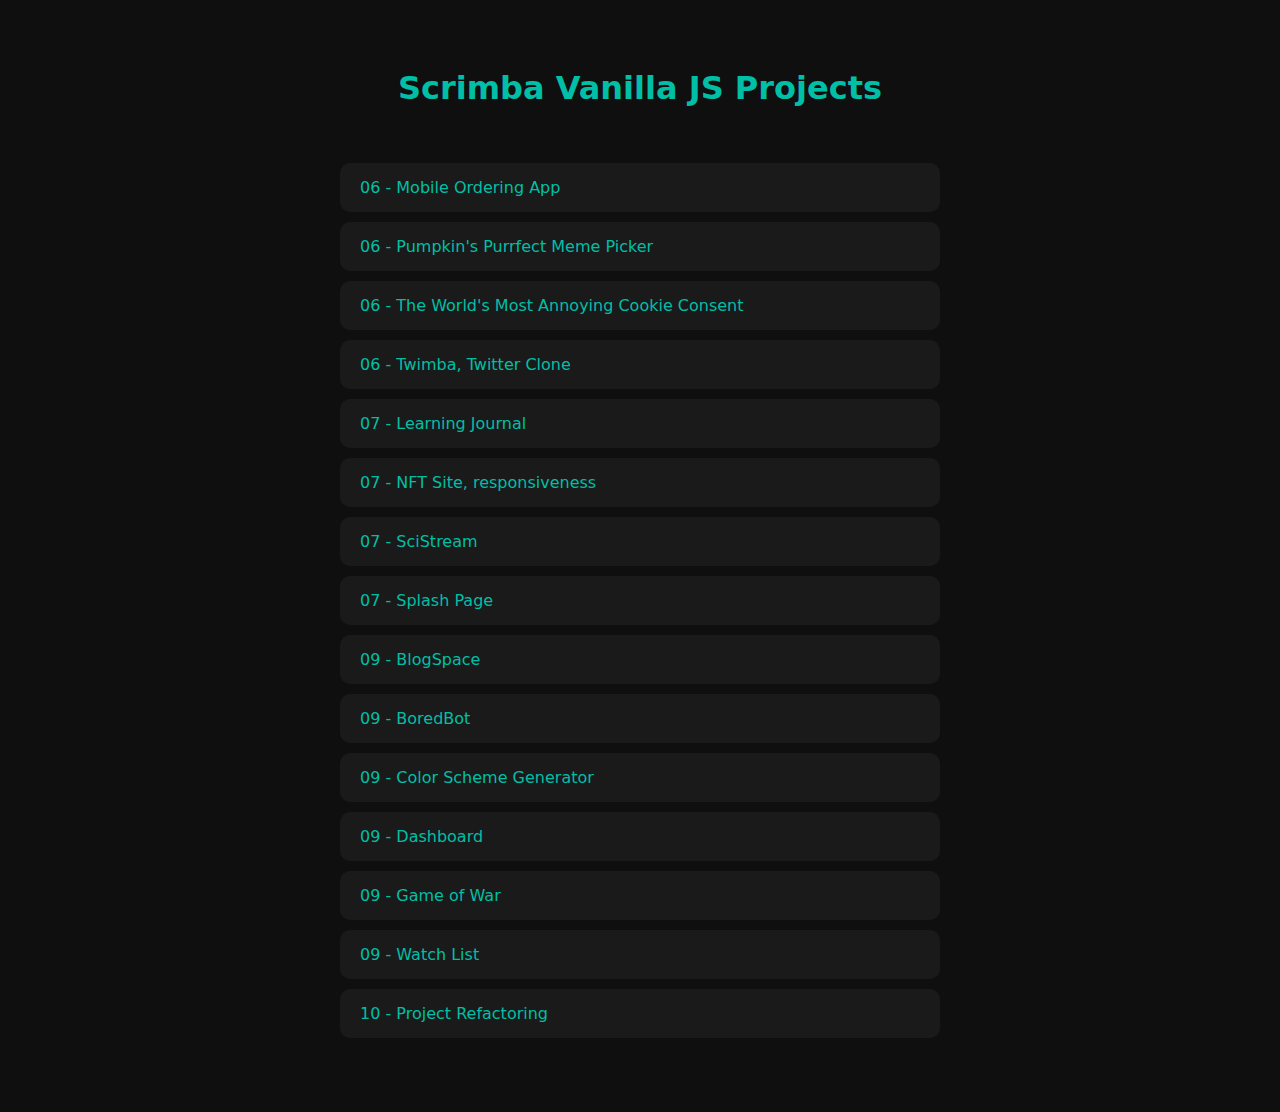
<file: index.html>
<!DOCTYPE html>
<html lang="pl">
<head>
  <meta charset="UTF-8" />
  <meta name="viewport" content="width=device-width, initial-scale=1.0" />
  <title>Scrimba JS Projects</title>
  <style>
    body {
      font-family: system-ui, sans-serif;
      background: #0f0f0f;
      color: #f5f5f5;
      display: flex;
      flex-direction: column;
      align-items: center;
      padding: 40px 20px;
    }
    h1 {
      color: #00bfa6;
      margin-bottom: 30px;
    }
    ul {
      list-style: none;
      padding: 0;
      width: 100%;
      max-width: 600px;
    }
    li {
      background: #1a1a1a;
      margin: 10px 0;
      border-radius: 10px;
      padding: 15px 20px;
      transition: background 0.2s ease;
    }
    li:hover {
      background: #242424;
    }
    a {
      color: #00bfa6;
      text-decoration: none;
      font-weight: 500;
    }
  </style>
</head>
<body>
  <h1>Scrimba Vanilla JS Projects</h1>
  <ul id="projects"></ul>

  <script>
    const projects = [
      "06 - Mobile Ordering App",
      "06 - Pumpkin's Purrfect Meme Picker",
      "06 - The World's Most Annoying Cookie Consent",
      "06 - Twimba, Twitter Clone",
      "07 - Learning Journal",
      "07 - NFT Site, responsiveness",
      "07 - SciStream",
      "07 - Splash Page",
      "09 - BlogSpace",
      "09 - BoredBot",
      "09 - Color Scheme Generator",
      "09 - Dashboard",
      "09 - Game of War",
      "09 - Watch List",
      "10 - Project Refactoring"
    ];

    const ul = document.getElementById("projects");
    projects.forEach(name => {
      const li = document.createElement("li");
      const link = document.createElement("a");
      link.href = `projects/${encodeURIComponent(name)}/`;
      link.textContent = name;
      li.appendChild(link);
      ul.appendChild(li);
    });
  </script>
</body>
</html>
</file>
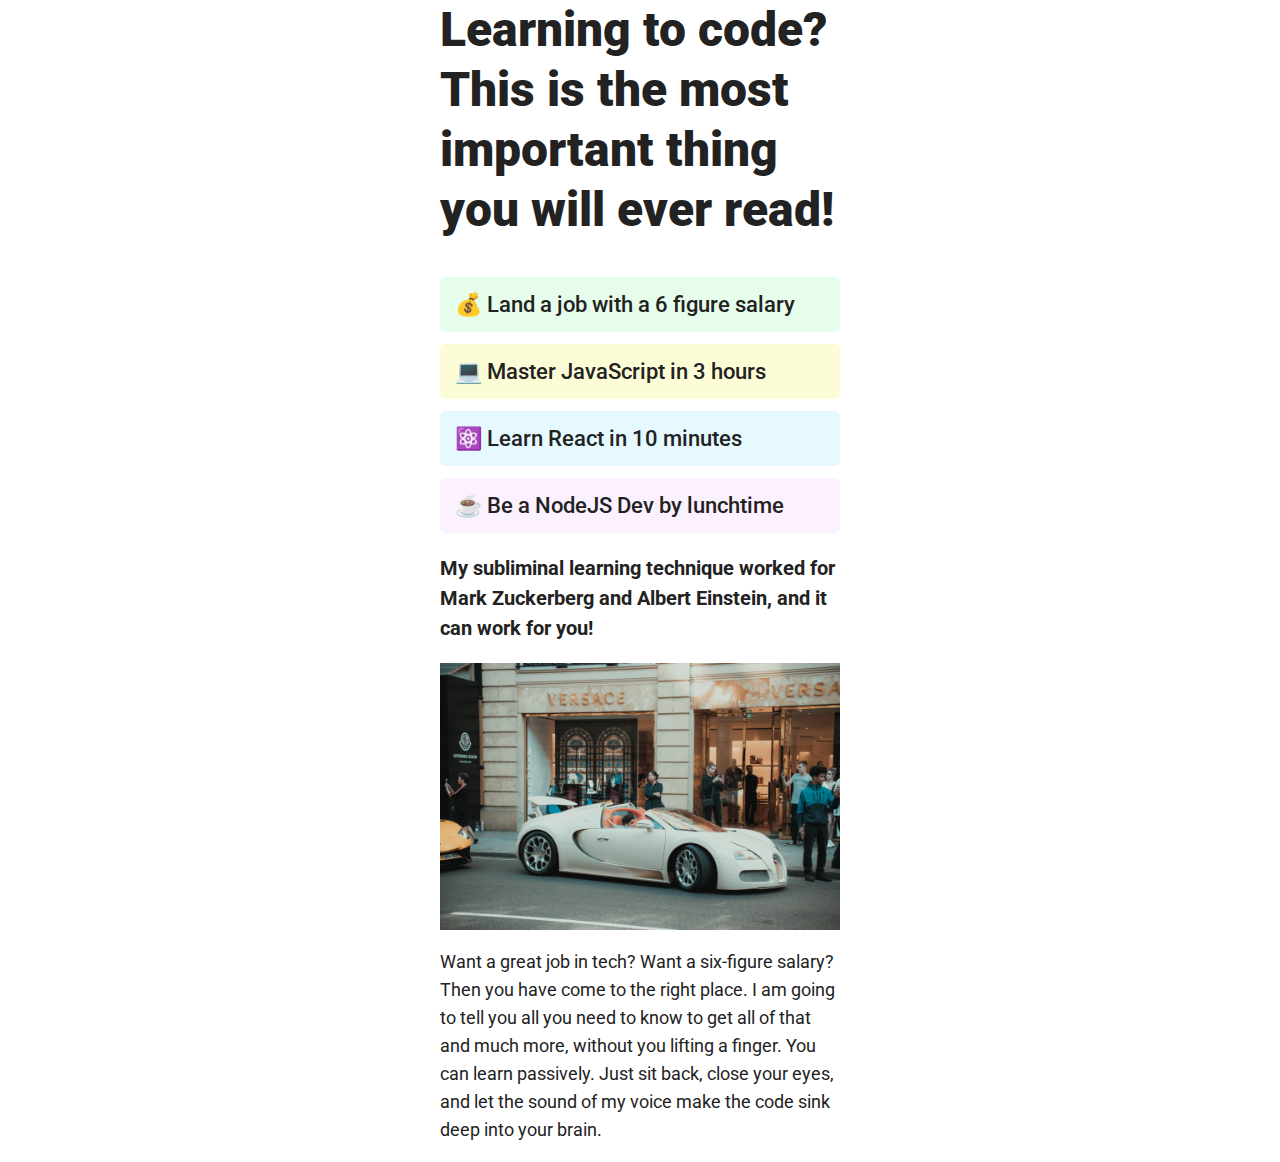
<file: 06 - The World's Most Annoying Cookie Consent/index.html>
<html>

<head>
	<link rel="stylesheet" href="index.css">
	<link href="https://fonts.googleapis.com/css2?family=Roboto:wght@400;500;700;900&display=swap" rel="stylesheet">
</head>

<body>
	<main>
		<section class="section-container">
			<h1>Learning to code? This is the most important thing you will ever read!</h1>

			<ul>
				<li class="li-green">💰 Land a job with a 6 figure salary</li>
				<li class="li-yellow">💻 Master JavaScript in 3 hours</li>
				<li class="li-blue">⚛️ Learn React in 10 minutes</li>
				<li class="li-pink">☕ Be a NodeJS Dev by lunchtime</li>
			</ul>

			<h3>My subliminal learning technique worked for Mark Zuckerberg and Albert Einstein, and it can work for you!</h3>
			<img src="images/bugatti.jpg">
			<p>Want a great job in tech? Want a six-figure salary? Then you have come to the right place. I am going to tell you all
				you need to know to get all of that and much more, without you lifting a finger. You can learn passively. Just sit back,
				close your eyes, and let the sound of my voice make the code sink deep into your brain. </p>
		</section>
	</main>
	<div class="modal" id="modal">
		<div class="close-modal-btn-container">
			<button class="modal-close-btn" id="modal-close-btn" disabled>X</button>
		</div>
		<div class="modal-inner" id="modal-inner">
			<h2>We ❤️ Your Data!</h2>
			<p class="modal-text" id="modal-text">We have a strict policy on tracking and spamming: we'll definitely track you, and we'll definitely spam you. To use this
				site, enter your name and email address and accept our ridiculous terms and conditions.</p>
			<form id="consent-form">

				<input 
					type="text" 
					name="fullName" 
					placeholder="Enter your full name"
					aria-label="Full name" 
					required/>
				<input 
					type="email" 
					name="email" 
					placeholder="Enter your email"
					aria-label="Email address" 
					required/>

				<div class="modal-choice-btns" id="modal-choice-btns">
					<button type="submit" class="modal-btn">Accept</button>
					<button class="modal-btn" id="decline-btn">Decline</button>
				</div>

			</form>
		</div>
	</div>
	<script src="index.js"></script>
</body>

</html>
</file>
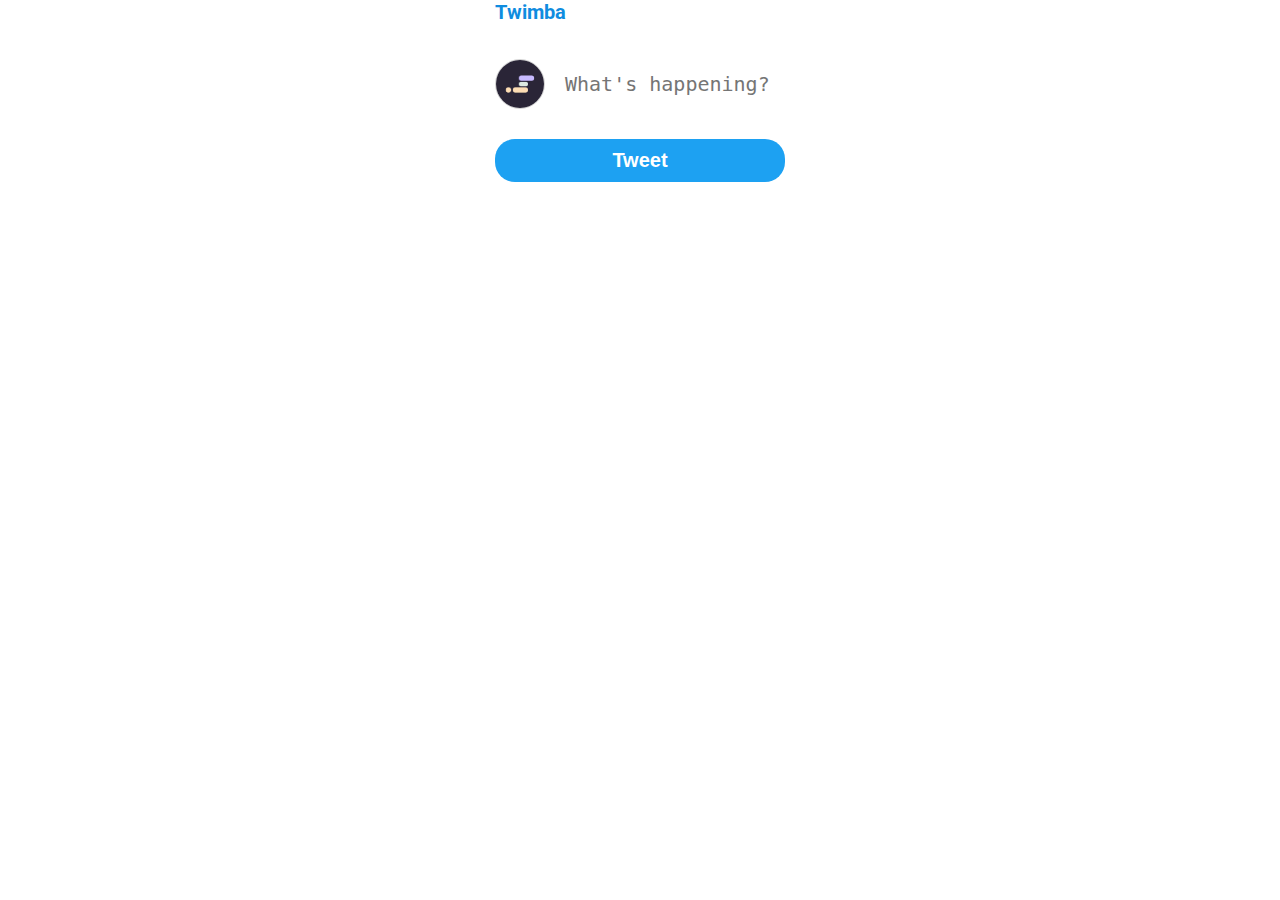
<file: 06 - Twimba, Twitter Clone/index.html>
<html>

<head>
	<!-- CSS -->
	<link rel="stylesheet" href="index.css">
	<!-- Font Awesome CDN -->
	<link rel="stylesheet" href="https://cdnjs.cloudflare.com/ajax/libs/font-awesome/6.2.0/css/all.min.css" integrity="sha512-xh6O/CkQoPOWDdYTDqeRdPCVd1SpvCA9XXcUnZS2FmJNp1coAFzvtCN9BmamE+4aHK8yyUHUSCcJHgXloTyT2A==" crossorigin="anonymous" referrerpolicy="no-referrer" />
	<!-- Google Fonts -->
	<link rel="preconnect" href="https://fonts.googleapis.com">
	<link rel="preconnect" href="https://fonts.gstatic.com" crossorigin>
	<link href="https://fonts.googleapis.com/css2?family=Roboto:wght@400;500;600&display=swap" rel="stylesheet">
</head>

<body>
	<header>
		<h1>Twimba</h1>
	</header>
	<main>
		<div class="tweet-input-area">
			<img src="images/scrimbalogo.png" class="profile-pic">
			<textarea placeholder="What's happening?" id="tweet-input"></textarea>
		</div>
		<button id="tweet-btn">Tweet</button>
		<div class="feed" id="feed">
			<!-- Tweets here!! -->
		</div>
	</main>
	<script src="index.js" type="module"></script>
</body>

</html>
</file>
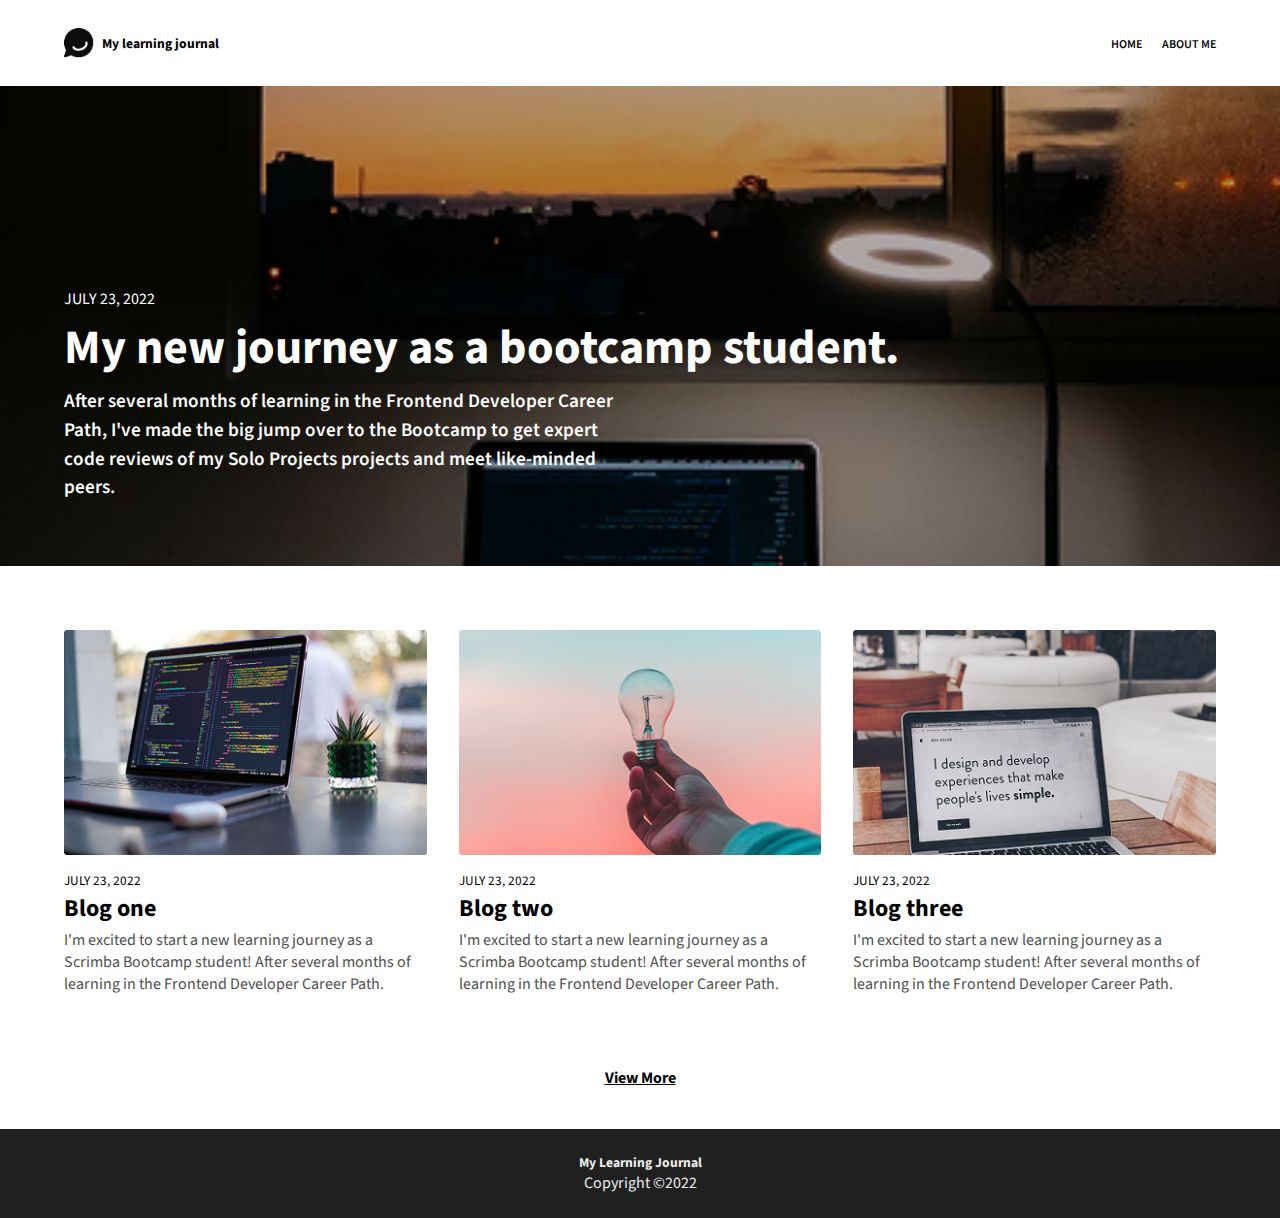
<file: 07 - Learning Journal/index.html>
<!DOCTYPE html>
<html lang="en">
  <head>
    <meta charset="UTF-8" />
    <meta name="viewport" content="width=device-width, initial-scale=1.0" />
    <link rel="stylesheet" href="style.css" />
    <link rel="preconnect" href="https://fonts.googleapis.com" />
    <link rel="preconnect" href="https://fonts.gstatic.com" crossorigin />
    <link
      href="https://fonts.googleapis.com/css2?family=Source+Sans+3:ital,wght@0,200..900;1,200..900&display=swap"
      rel="stylesheet"
    />
    <title>My learning journal</title>
  </head>
  <body>
    <header>
      <div class="container">
        <div class="logo">
          <img src="./assets/logo.png" alt="Logo of My learning journal" />
          <h3>My learning journal</h3>
        </div>
        <nav>
          <ul>
            <li><a href="index.html">HOME</a></li>
            <li><a href="about-me.html">ABOUT ME</a></li>
          </ul>
        </nav>
      </div>
    </header>

    <main>
      <article class="article-top">
        <a
          href="new-journey.html"
          style="text-decoration: none; color: inherit"
        >
          <div class="container">
            <h5>JULY 23, 2022</h5>
            <h1>My new journey as a bootcamp student.</h1>
            <p>
              After several months of learning in the Frontend Developer Career
              Path, I've made the big jump over to the Bootcamp to get expert
              code reviews of my Solo Projects projects and meet like-minded
              peers.
            </p>
          </div>
        </a>
      </article>

      <section class="articles">
        <div class="container">
          <article>
            <img src="./assets/article-image-03.png" alt="Blog one" />
            <h5>JULY 23, 2022</h5>
            <h1>Blog one</h1>
            <p>
              I'm excited to start a new learning journey as a Scrimba Bootcamp
              student! After several months of learning in the Frontend
              Developer Career Path.
            </p>
          </article>
          <article>
            <img src="./assets/article-image-02.png" alt="Blog one" />
            <h5>JULY 23, 2022</h5>
            <h1>Blog two</h1>
            <p>
              I'm excited to start a new learning journey as a Scrimba Bootcamp
              student! After several months of learning in the Frontend
              Developer Career Path.
            </p>
          </article>
          <article>
            <img src="./assets/article-image-01.png" alt="Blog one" />
            <h5>JULY 23, 2022</h5>
            <h1>Blog three</h1>
            <p>
              I'm excited to start a new learning journey as a Scrimba Bootcamp
              student! After several months of learning in the Frontend
              Developer Career Path.
            </p>
          </article>
        </div>
        <a href="#" class="view-more">View More</a>
      </section>

      <footer>
        <div class="container">
          <h3>My Learning Journal</h3>
          <p>Copyright ©2022</p>
        </div>
      </footer>
    </main>
  </body>
</html>
</file>
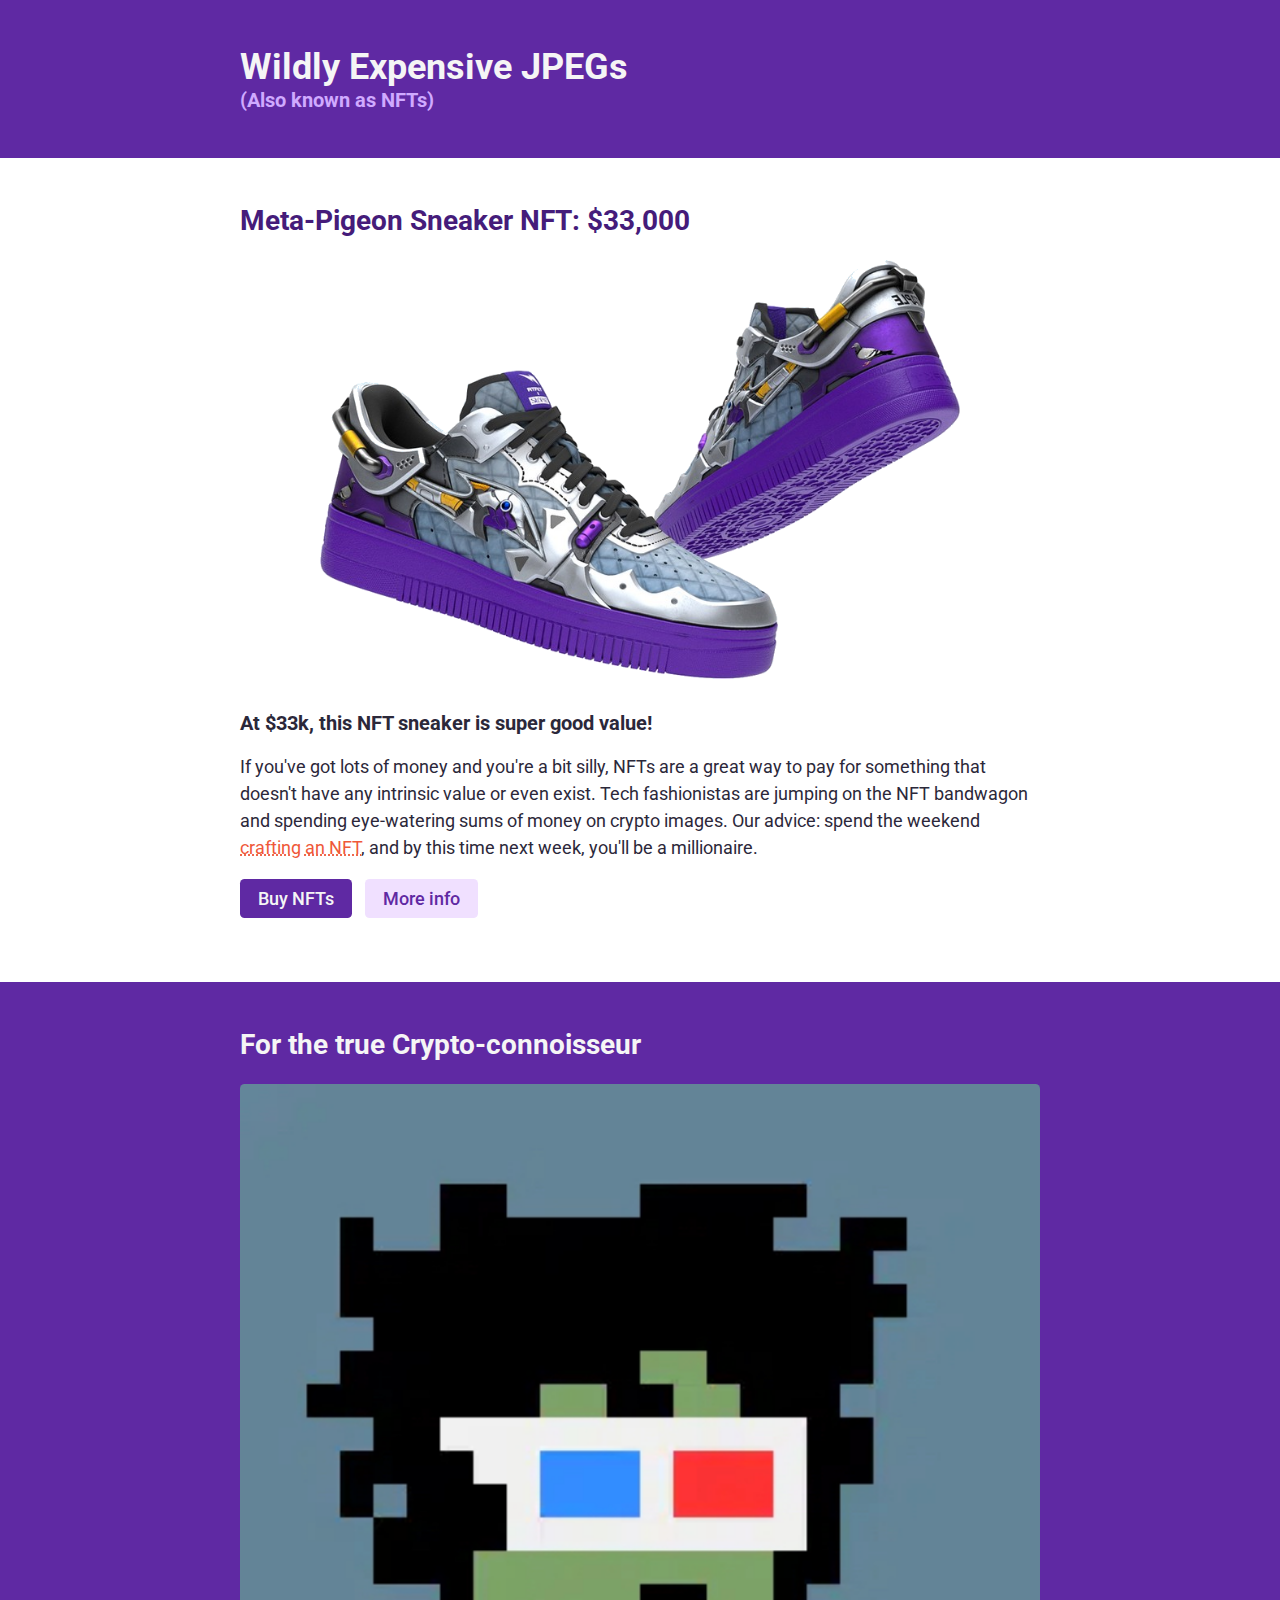
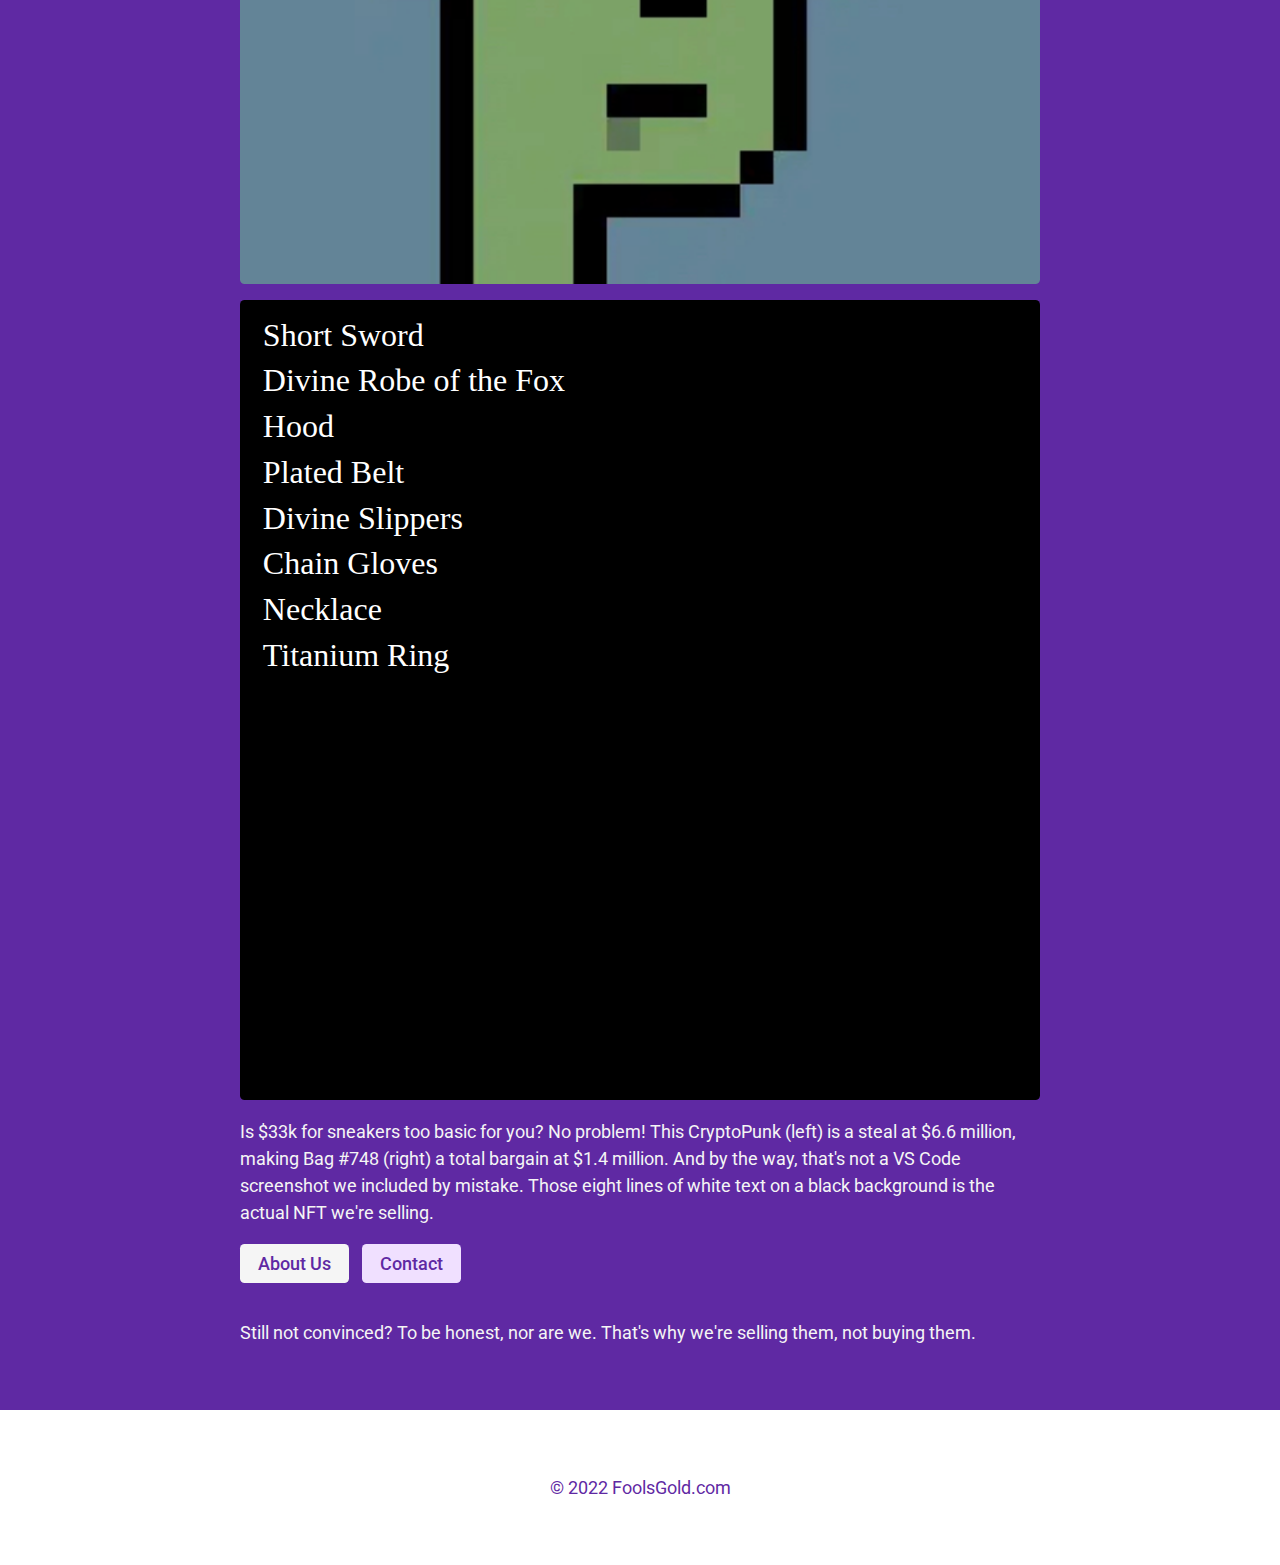
<file: 07 - NFT Site, responsiveness/index.html>
<html>
<head>
	<title>NFT Site</title>
	<link rel="preconnect" href="https://fonts.googleapis.com">
	<link rel="preconnect" href="https://fonts.gstatic.com" crossorigin>
	<link href="https://fonts.googleapis.com/css2?family=Roboto:wght@400;500;700&display=swap" rel="stylesheet">
	<link rel="stylesheet" href="index.css">
</head>

<body>
	<header>
		<div class="container">
			<h1>
				Wildly Expensive JPEGs
				<span class="subheading">(Also known as NFTs)</span>
			</h1>
		</div>
	</header>
		<main>
			<section>
				<div class="container">
					<h2>Meta-Pigeon Sneaker NFT: $33,000</h2>
					<img  src="images/sneakers-purple.png" alt="Purple and silver sneakers" class="main-image">
					<h3>At $33k, this NFT sneaker is super good value!</h3>
					<p>If you've got lots of money and you're a bit silly, NFTs are a great way to pay for something that doesn't have any intrinsic value or even exist. Tech fashionistas are jumping on the NFT bandwagon and spending eye-watering sums of money on crypto images. Our advice: spend the weekend <a href="#">crafting an NFT</a>, and by this time next week, you'll be a millionaire.</p>
					<a href="#" class="btn btn-dark">Buy NFTs</a>
					<a href="#" class="btn btn-mid">More info</a>
				</div>
			</section>
			
			<section class="section-two">
				<div class="container">
					<h2>For the true Crypto-connoisseur</h2>
					<div class="section-two-image-container">
						<img src="images/crypto-punk.jpg" alt="punk with blach hair and red and blue glasses" class="feature-image">
						<img src="images/bag.svg" alt="Seven items from a game listed in white on a black background" class="feature-image">
					</div>
					<p>Is $33k for sneakers too basic for you? No problem! This CryptoPunk (left) is a steal at $6.6 million, making Bag #748 (right) a total bargain at $1.4 million. And by the way, that's not a VS Code screenshot we included by mistake. Those eight lines of white text on a black background is the actual NFT we're selling.</p>
					<a href="#" class="btn btn-light">About Us</a>
					<a href="#" class="btn btn-mid">Contact</a>
					<p>Still not convinced? To be honest, nor are we. That's why we're selling them, not buying them.</p>
				</div>
			</section>
			
			<footer>
				<p>&copy; 2022 FoolsGold.com</p>
			</footer>
		</main>
	</body>
</html>
</file>
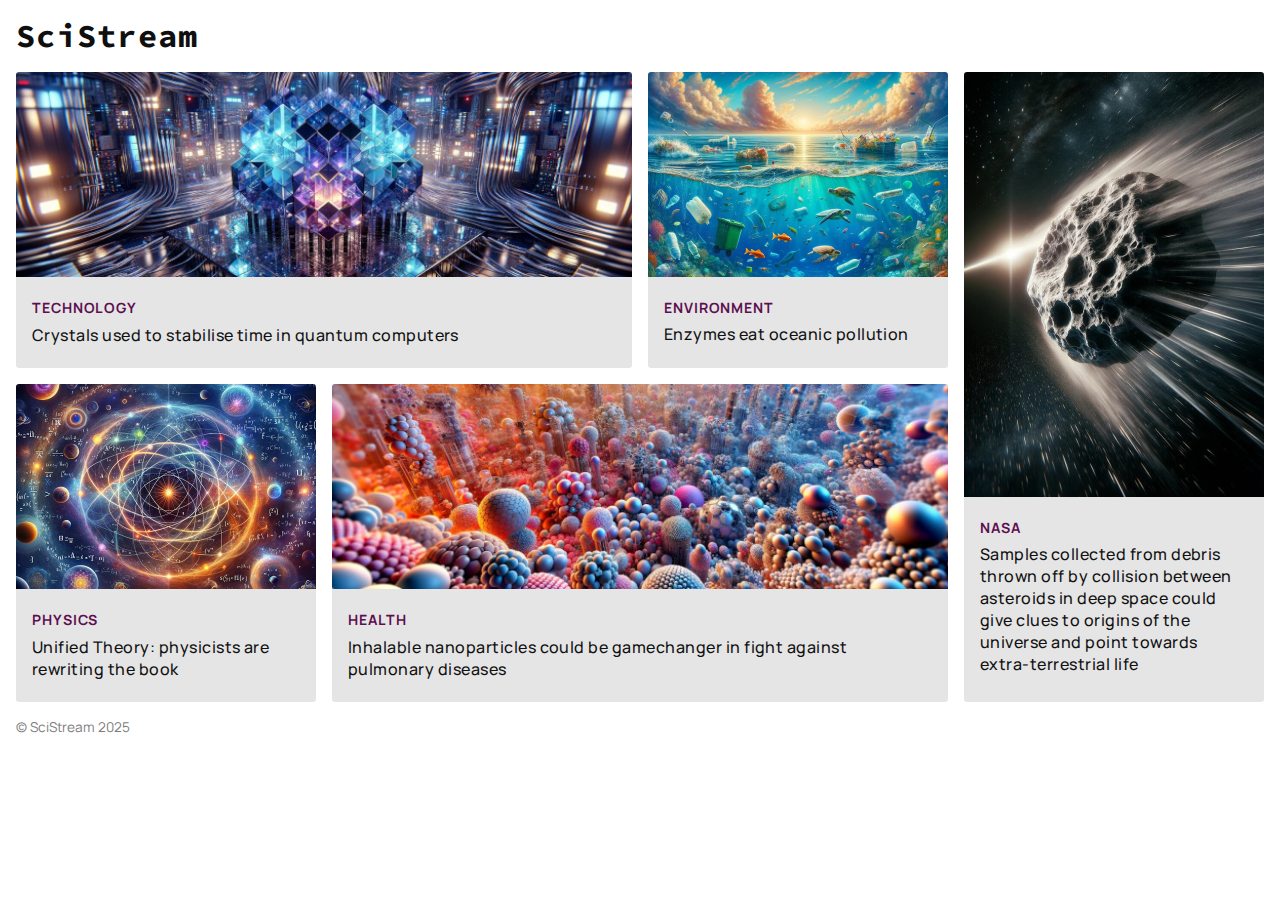
<file: 07 - SciStream/index.html>
<!doctype html>
<html lang="en">
	
	<head>
		<title>SciStream</title>
		<link rel="stylesheet" href="index.css">
		<link rel="preconnect" href="https://fonts.googleapis.com">
		<link rel="preconnect" href="https://fonts.gstatic.com" crossorigin>
		<link href="https://fonts.googleapis.com/css2?family=Manrope:wght@200..800&family=Source+Code+Pro:ital,wght@0,200..900;1,200..900&display=swap"
		rel="stylesheet">
		<meta name="viewport" content="width=device-width, initial-scale=1.0">
	</head>

	<body>
		<header class="site-header">
			<h1>SciStream</h1>
		</header>
		<main>
			<a href="/crystals-stabilise-quantum-computers.html" 
				class="technology" 
				aria-label="Discover how crystals stabilize time in quantum computers">
				<article>
					<img src="images/crystals.jpg" 
						alt="An AI rendering of crystals in a quantum computer">
					<header class="article-header">
						<h2>Technology</h2>
						<h3>Crystals used to stabilise time in quantum computers</h3>
					</header>
				</article>
			</a>
			<a href="/plastic-eating-enzymes.html" 
				class="environment" 
				aria-label="Read about enzymes that eat oceanic pollution">
				<article>
					<img src="images/plastics.jpg" 
						alt="Plastic floating in the ocean">
					<header class="article-header">
						<h2>Environment</h2>
						<h3>Enzymes eat oceanic pollution</h3>
					</header>
				</article>
			</a>
			<a href="/origins-universe-asteroid.html" 
				class="nasa" 
				aria-label="Discover how asteroid debris offers clues to the universe's origins and potential extraterrestrial life">
				<article>
					<img src="images/asteroid.jpg" 
						alt="An asteroid flying through space">
					<header class="article-header">
						<h2>Nasa</h2>
						<h3>Samples collected from debris thrown off by collision between asteroids in deep space could give clues to origins of
							the universe and point towards extra-terrestrial life</h3>
					</header>
				</article>
			</a>
			<a href="/physics-unified-theory-failed.html" 
				class="physics" 
				aria-label="Explore how physicists are redefining the Unified Theory">
				<article>
					<img src="images/physics.jpg" 
						alt="A complex diagram showing Unified Theory in physics">
					<header class="article-header">
						<h2>Physics</h2>
						<h3>Unified Theory: physicists are rewriting the book</h3>
					</header>
				</article>
			</a>
			<a href="/inhalable-nanoparticles-medical-breakthrough.html" 
				class="health" 
				aria-label="Read about inhalable nanoparticles, a potential breakthrough in treating pulmonary diseases">
				<article>
					<img src="images/nano.jpg" 
						alt="A close-up of nanoparticles">
					<header class="article-header">
						<h2>Health</h2>
						<h3>Inhalable nanoparticles could be gamechanger in fight against pulmonary diseases</h3>
					</header>
				</article>
			</a>
		</main>
		<footer>
			<p>&copy; SciStream 2025</p>
		</footer>
	</body>

</html>
</file>
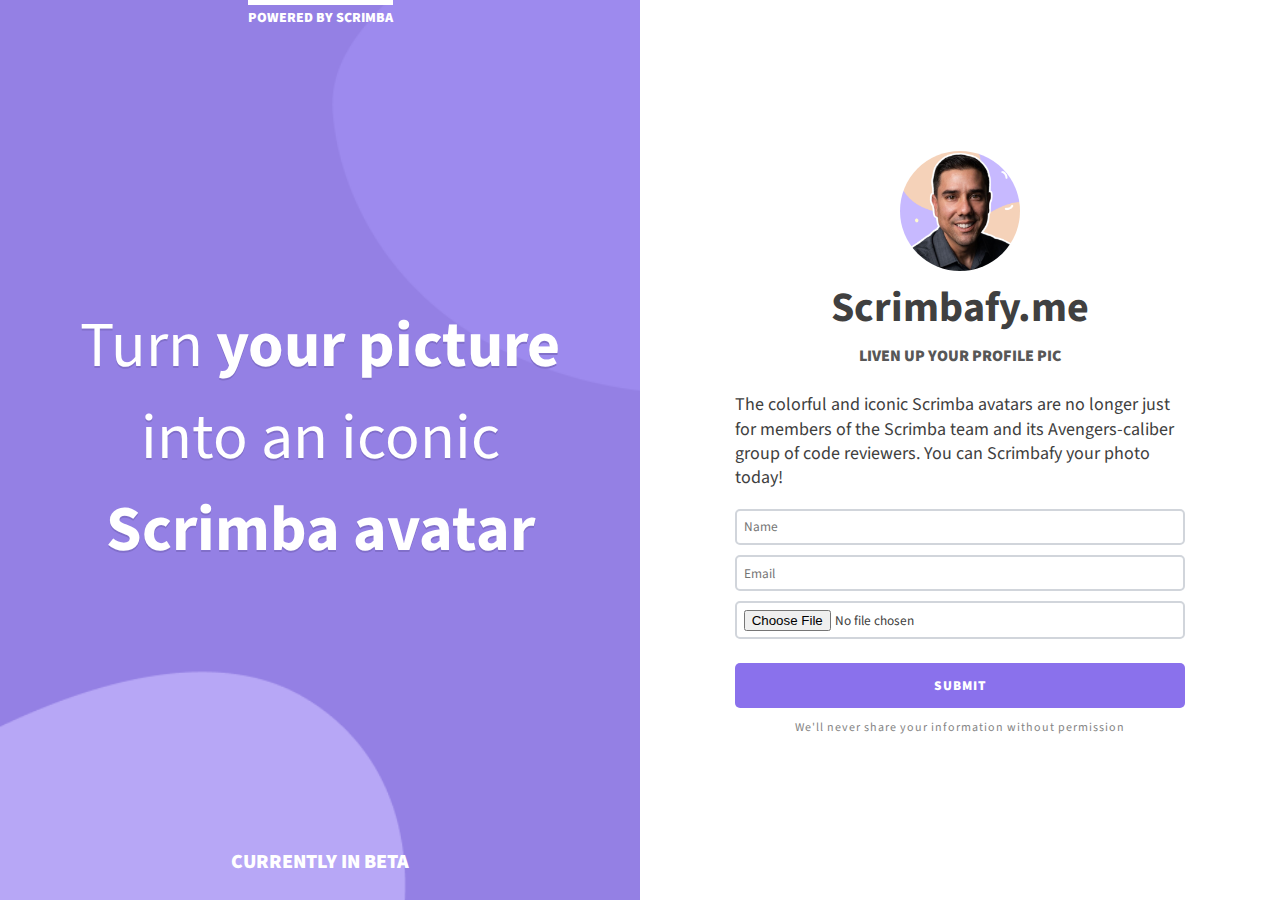
<file: 07 - Splash Page/index.html>
<!DOCTYPE html>
<html>
    <head>
        <title>Scrimbafy Me!</title>
        <meta name="viewport" content="width=device-width, initial-scale=1">
        <link href="https://fonts.googleapis.com/css?family=Source+Sans+Pro:300,400,900&display=swap" rel="stylesheet">
        <link href="styles.css" rel="stylesheet">
    </head>
    <body>
        <section class="intro">
            <h1>Turn <strong>your picture</strong> into an iconic <strong>Scrimba avatar</strong></h1>
            <span class="beta-text">Currently in Beta</span>
            <p class="top-text">Powered by Scrimba</p>
        </section>
        
        <main class="main-content">
            <img class="img-main" src="images/avatar.png" alt="My Scrimba avatar.">
            <h2>Scrimbafy.me</h2>
            <span class="subheading">Liven up your profile pic</span>
            
            <p>The colorful and iconic Scrimba avatars are no longer just for members of the Scrimba team and its Avengers-caliber group of code reviewers. You can Scrimbafy your photo today!</p>
            
            <form>
                <input type="text" required placeholder="Name" aria-label="Name">
                <input type="email" required  placeholder="Email" aria-label="Email">
                <input type="file" required accept="image/png, image/jpg" aria-label="Choose file">
                <button class="btn btn-primary">Submit</button>
            </form>   
            <p class="fine-print">We'll never share your information without permission</p>
        </main>
    </body>
</html>
</file>
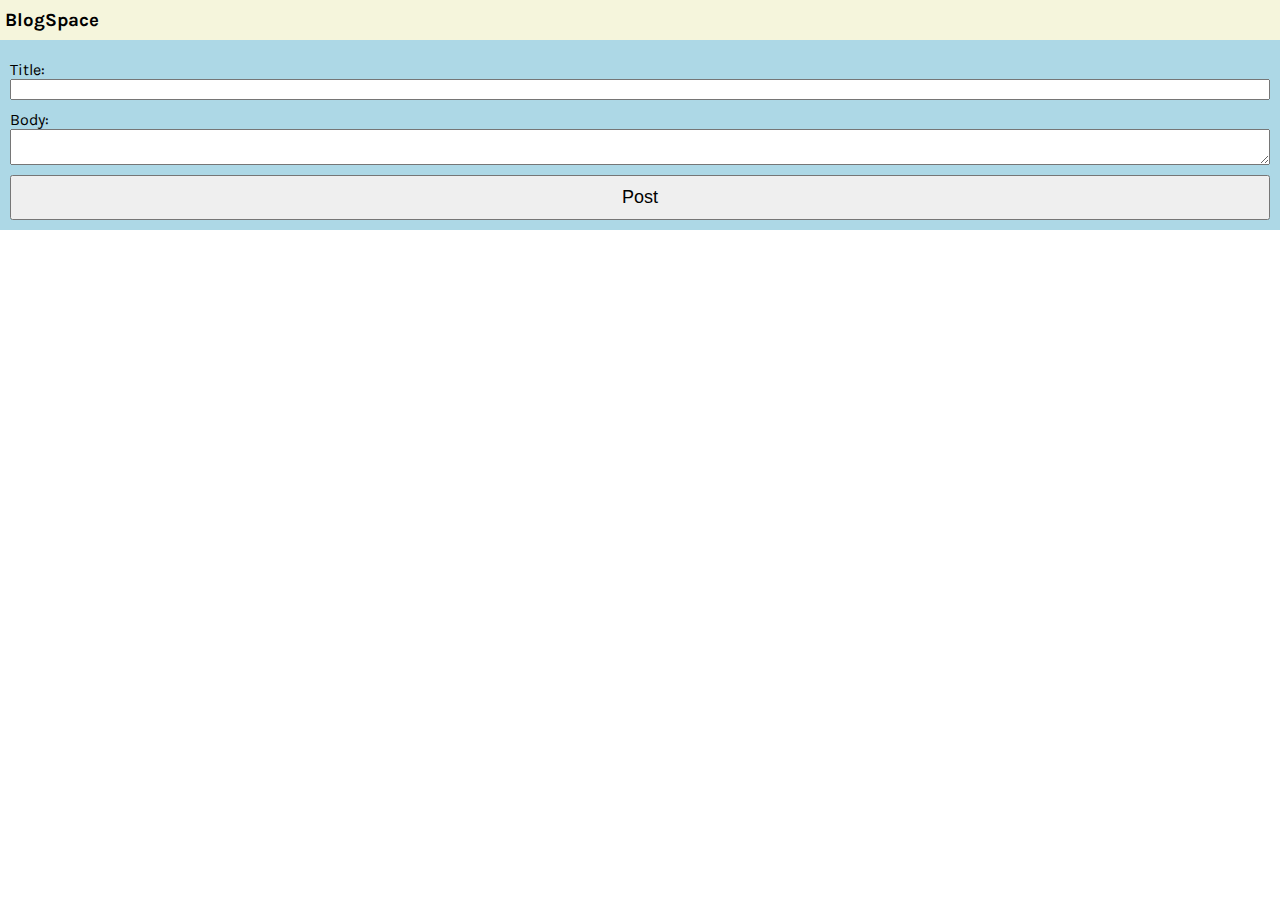
<file: 09 - BlogSpace/index.html>
<html>
    <head>
        <link rel="preconnect" href="https://fonts.gstatic.com">
        <link href="https://fonts.googleapis.com/css2?family=Karla:wght@200;400;700&display=swap" rel="stylesheet">
        <link rel="stylesheet" href="index.css">
    </head>
    <body>
        <nav>
            <h3>BlogSpace</h3>
        </nav>
        <form id="new-post">
            <label for="post-title">Title:</label>
            <input id="post-title" type="text" />
            <label for="post-body">Body:</label>
            <textarea id="post-body"></textarea>
            <button>Post</button>
        </form>
        <div id="blog-list"></div>
        <script src="index.js"></script>
    </body>
</html>
</file>
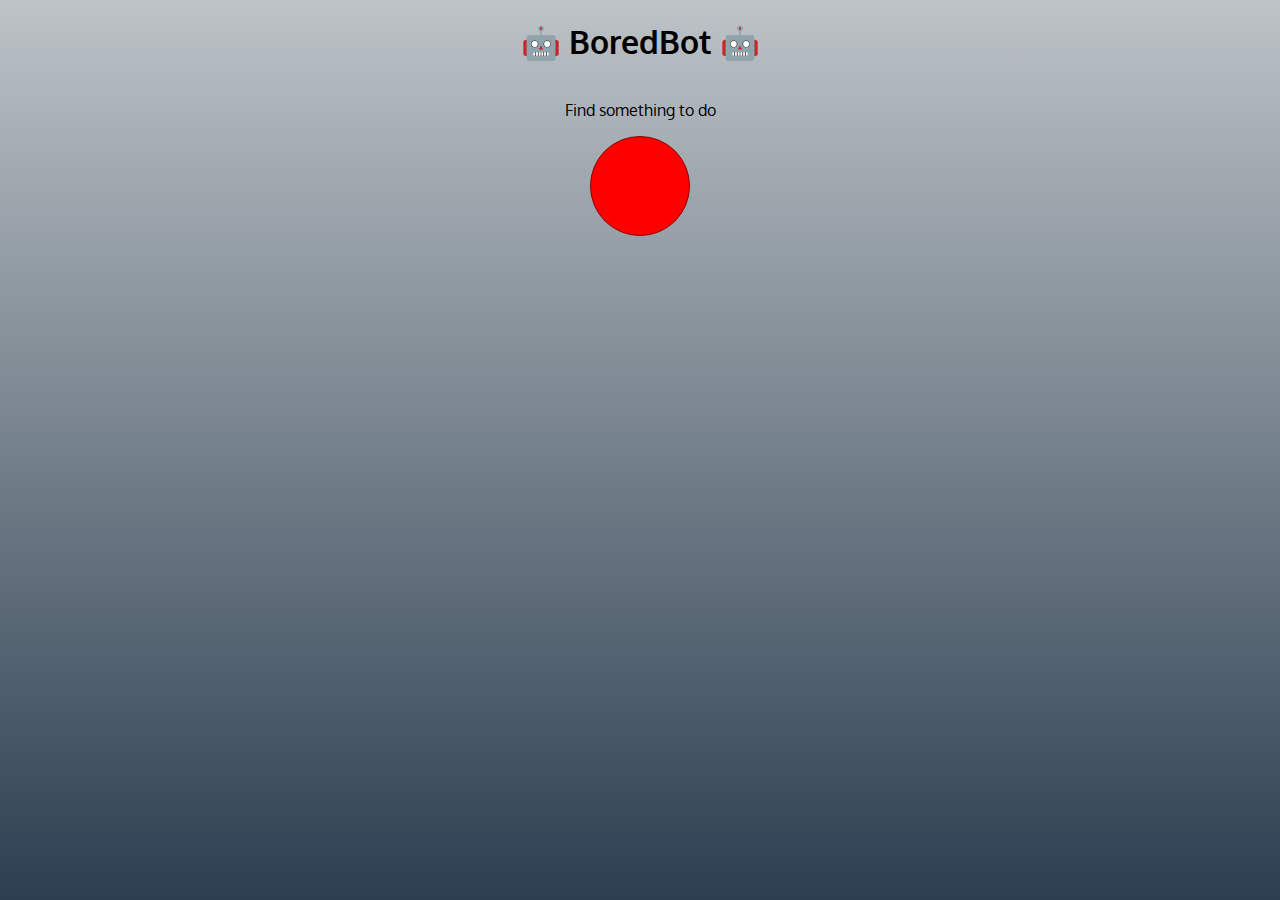
<file: 09 - BoredBot/index.html>
<html>

<head>
	<link rel="preconnect" href="https://fonts.gstatic.com">
	<link href="https://fonts.googleapis.com/css2?family=Oxygen:wght@300&display=swap" rel="stylesheet">
	<link rel="stylesheet" href="index.css">
</head>

<body>
	<main>
		<h1 id="title">🤖 BoredBot 🤖</h1>
		<p id="activity" aria-live="polite">Find something to do</p>
		<button id="get-activity" aria-label="Find a new activity."></button>
	</main>
	<script src="index.js"></script>
</body>

</html>
</file>
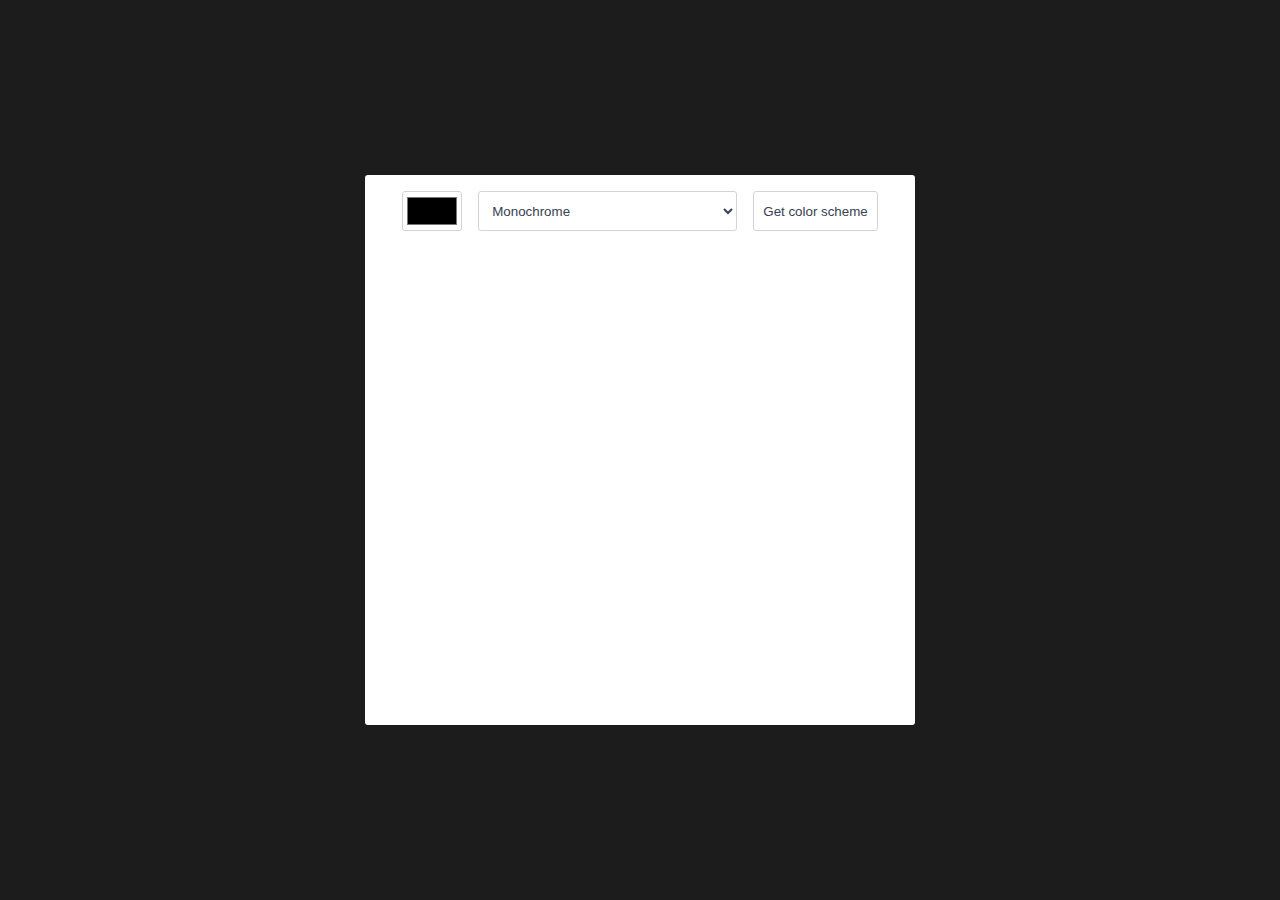
<file: 09 - Color Scheme Generator/index.html>
<!DOCTYPE html>
<html lang="en">
  <head>
    <meta charset="UTF-8" />
    <meta name="viewport" content="width=device-width, initial-scale=1.0" />
    <link rel="preconnect" href="https://fonts.googleapis.com" />
    <link rel="preconnect" href="https://fonts.gstatic.com" crossorigin />
    <link
      href="https://fonts.googleapis.com/css2?family=Inter:ital,opsz,wght@0,14..32,100..900;1,14..32,100..900&display=swap"
      rel="stylesheet"
    />
    <link rel="stylesheet" href="style.css" />
    <title>Color Scheme Generator</title>
  </head>
  <body>
    <div class="container">
      <header>
        <input type="color" id="color-picker" />
        <select name="color-styles" id="color-styles">
          <option value="monochrome">Monochrome</option>
          <option value="monochrome-dark">Monochrome-dark</option>
          <option value="monochrome-light">Monochrome-light</option>
          <option value="analogic">Analogic</option>
          <option value="complement">Complement</option>
          <option value="analogic-complement">Analogic-Complement</option>
          <option value="triad">Triad</option>
        </select>
        <button id="btn">Get color scheme</button>
      </header>

      <main class="color-grid">
        <div class="color-box"></div>
        <div class="color-box"></div>
        <div class="color-box"></div>
        <div class="color-box"></div>
        <div class="color-box"></div>
      </main>

      <footer>
        <p class="color"></p>
        <p class="color"></p>
        <p class="color"></p>
        <p class="color"></p>
        <p class="color"></p>
      </footer>
    </div>
    <script src="script.js"></script>
  </body>
</html>
</file>
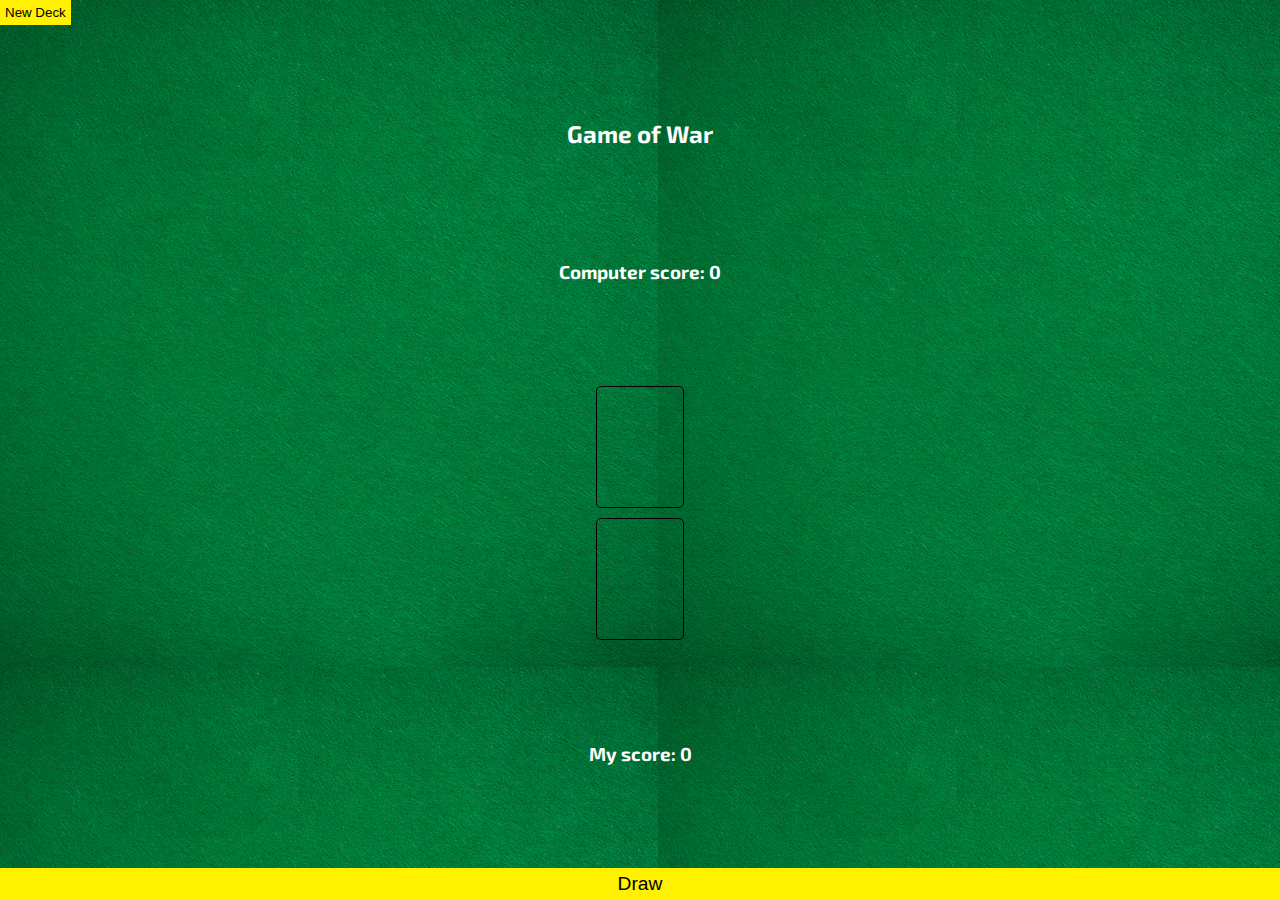
<file: 09 - Game of War/index.html>
<html>
    <head>
        <link rel="preconnect" href="https://fonts.gstatic.com">
        <link href="https://fonts.googleapis.com/css2?family=Exo+2:wght@300&display=swap" rel="stylesheet">
        <link rel="stylesheet" href="index.css">
    </head>
    <body>
        <div class="top">
            <button id="new-deck">New Deck</button>
            <p id="remaining"></p>
        </div>
        <h2 id="header">Game of War</h2>
        <h3 id="computer-score">Computer score: 0</h3>
        <div id="cards">
            <div class="card-slot"></div>
            <div class="card-slot"></div>
        </div>
        <h3 id="my-score">My score: 0</h3>
        <button id="draw-cards" class="draw">Draw</button>
        <script src="index.js"></script>
    </body>
</html>
</file>
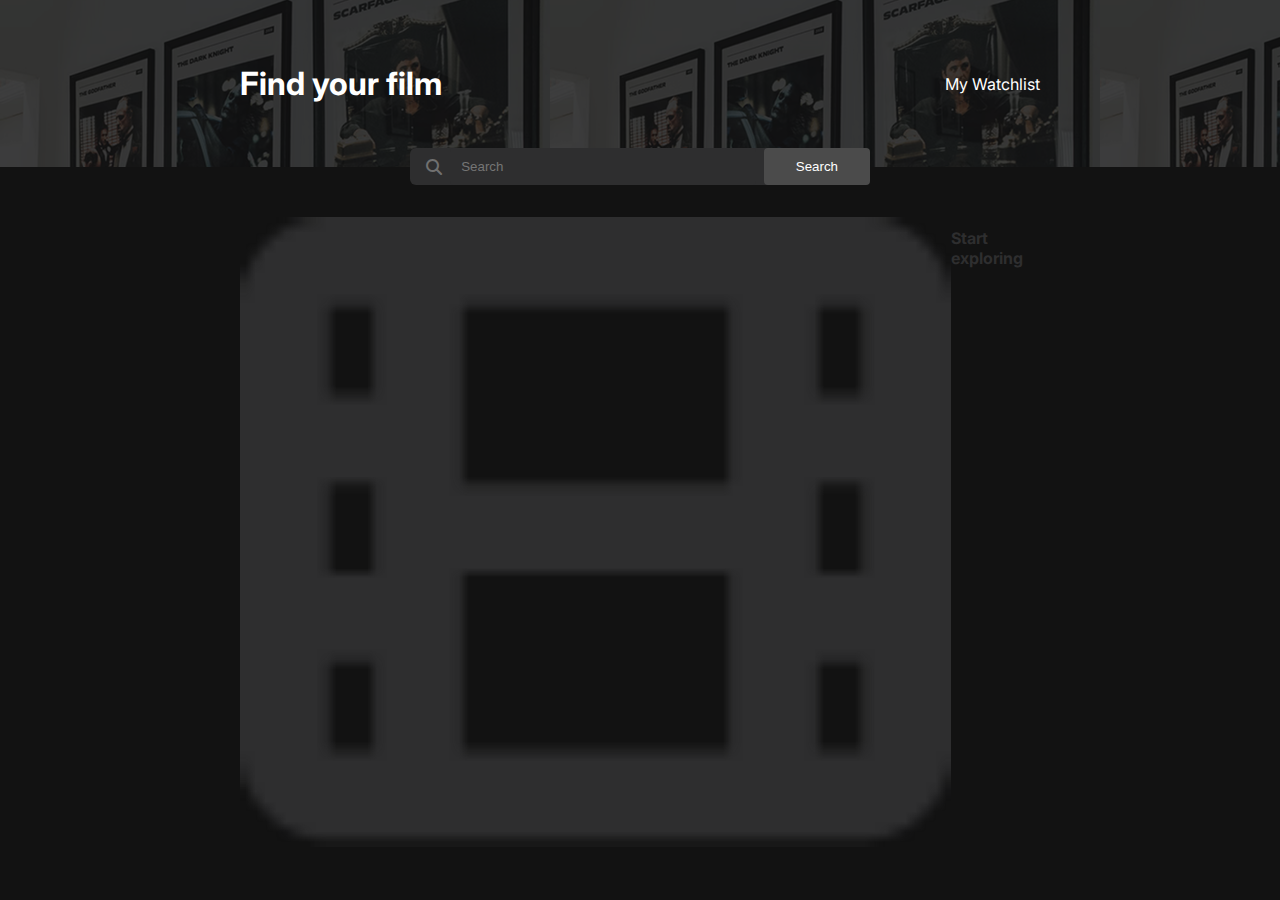
<file: 09 - Watch List/index.html>
<!DOCTYPE html>
<html lang="en">
  <head>
    <meta charset="UTF-8" />
    <meta name="viewport" content="width=device-width, initial-scale=1.0" />
    <link rel="preconnect" href="https://fonts.googleapis.com" />
    <link rel="preconnect" href="https://fonts.gstatic.com" crossorigin />
    <link
      href="https://fonts.googleapis.com/css2?family=Inter:ital,opsz,wght@0,14..32,100..900;1,14..32,100..900&display=swap"
      rel="stylesheet"
    />
    <link
      rel="stylesheet"
      href="https://cdnjs.cloudflare.com/ajax/libs/font-awesome/6.5.0/css/all.min.css"
    />
    <link rel="stylesheet" href="style.css" />
    <title>Find your film</title>
  </head>
  <body>
    <header>
      <div class="container">
        <h1>Find your film</h1>
        <a href="watchlist.html">My Watchlist</a>
      </div>
    </header>

    <div class="search-bar">
      <i class="fa-solid fa-magnifying-glass" style="color: #707070"></i>
      <input type="text" placeholder="Search" />
      <button>Search</button>
    </div>

    <main>
      <div class="container">
        <img src="./img/Icon.png" alt="video-icon" />
        <p>Start exploring</p>
      </div>
    </main>
    <script src="script.js"></script>
  </body>
</html>
</file>
<file: 06 - The World's Most Annoying Cookie Consent/index.css>
*{
    box-sizing: border-box;
}

html, body {
    margin: 0;
    padding: 0;
    font-family: 'Roboto';
    color: #222;
}

/* typography */

h1{
    font-size: 48px;
    line-height: 60px;
    font-weight: 900;
}

h2{
    margin-top: 0;
}

h3{
    font-size: 20px;
    font-weight: 700; 
    line-height: 30px;
}

p{
    font-size: 18px;
    line-height: 28px;

}

ul{
    list-style: none;
    padding: 5px 0 0 0;
}

li{
    padding: 15px;
    border-radius: 5px;
    margin-bottom: 12px;
    font-weight: 500;
    font-size: 22px;
}

.li-green{background-color:#E5FDEA}
.li-yellow{background-color:#FCFDD6}
.li-blue{background-color:#E5F9FE}
.li-pink{background-color:#FCF1FE}

/* layout */

img{
    width: 100%;
}

main{
    width: 400px;
    margin: 0 auto;
}

/* modal */
  
.modal {
    display: none;
    position: fixed;
    right: 0;
    left: 0;
    top: 0;
    bottom: 0;
    margin: auto;
    height: 420px;
    width: 350px;
    border-radius: 5px;
    box-shadow: 0px 0px 6px 2px #666;
    background-color: #212529;
    color: whitesmoke;
}

.modal-inner{
    width: 290px;
    margin: 0 auto;
}

.modal-inner-loading{
    text-align: center;
}

/* modal buttons */

.close-modal-btn-container{
    text-align: right;
    margin: 9px;
}

.modal-close-btn {
  font-size: 22px;
  font-weight: bold;
  background-color: transparent;
  border: 1px solid transparent;
  color: whitesmoke;
}

.modal-close-btn:hover,
.modal-close-btn:active{
    color: red;
    cursor: pointer;
}

.modal-close-btn:disabled{
    color: whitesmoke;
    opacity: 0.2;
    cursor: not-allowed;
}

.modal-choice-btns{
    margin-top: 10px;
    padding: 8px 16px;
    display: flex;
    justify-content: center;
}

.modal-btn{
    padding: 10px 24px;
    cursor: pointer;
}

.modal-btns-reverse{
    flex-direction: row-reverse;
}

/* modal input */

input{
    margin-top: 10px; 
    border: 1px solid #212529;
    padding: 10px;
    width: 100%;
    border-radius: 3px;
}

/* modal after submit */

.loading{
    width: 100%; 
    margin-top: 10px;
}

.modal-display-name{
    color: fuchsia;
}

.modal-text{
    height: 140px;
    line-height: 23px;
    margin-bottom: 0;
}

.idiot-gif{
    width: 95%;
    margin: 0 auto;
}

.idiot-gif img{
    box-shadow: 1px 1px 3px #999;
    border-radius: 5px;
}
</file>
<file: 06 - Twimba, Twitter Clone/index.css>
html, body {
    margin: 0;
    padding: 0;
    font-family: 'Roboto', sans-serif;
}

/* typography and icons */

h1{
    color: #0F8CDF;
    margin-bottom: 10px;
    font-size: 20px;
}

i{
    font-size: 15px;
    cursor: pointer;
}

.fa-solid{
    color: #999;
}

.liked{
    color: red;
}

.retweeted {
  color: limegreen;
}

/* layout */

main, header{
    width: 290px;
    margin: 0 auto;
}

header{
    padding-bottom: 25px;
}

.tweet-input-area {
    display: flex;
    align-items: flex-start;
    gap: 10px;
}

/* textareas + btn */

textarea{
    border: none;
    resize: none;
    padding: 10px;
    margin: 0 0 20px 0;
    height: 60px;
    width: 100%;
    font-size: 20px;
    line-height: 30px;
}

button{
    background-color: #1DA1F2;
    border: none;
    color: white;
    padding: 10px 19px;
    border-radius: 20px;
    width: 100%; 
    cursor: pointer;
    font-size: 20px;
    font-weight: 600;
}

/* tweet */

.tweet{
    border-top: 1px solid lightgray;
    padding: 20px 0 0 0;
    width: 100%;
    margin: 15px 0;
}

.tweet-inner{
    display: flex;
    align-items: flex-start;
    gap: 10px;
}

.tweet-details{
    display: flex;
    font-size: 13px;
    justify-content: space-between;
    width: 160px;
}

.tweet-detail{
    display: flex;
    gap: 4px;
}

.tweet-reply{
    border-top: 1px solid lightgray;
    padding: 20px 0 0 0px;
    margin: 10px 0 10px 40px;
    width: 80%;
}

.handle{
    font-size: 12px;
    font-weight: 500;
    color: #555;
    margin-top: 0;
}

.tweet-text{
    width: 207px;
    font-size: 14px;
    line-height: 20px;
}

/* images */

.profile-pic{
    border: 1px solid lightgray;
    border-radius: 50%;
    width: 48px;
}

/* utility */
.hidden{
    display: none;
}
</file>
<file: 07 - Learning Journal/style.css>
* {
  box-sizing: border-box;
}

body {
  margin: 0;
  font-family: "Source Sans 3", sans-serif;
}

.container {
  margin: 0 auto;
  width: 90%;
}

h1 {
  font-size: 2rem;
  line-height: 1.1;
}

h3 {
  font-size: 0.85rem;
}

h5 {
  font-weight: 400;
}

header .container {
  display: flex;
  align-items: center;
  justify-content: space-between;
}

header {
  padding: 1.25em 0;
}

header img {
  width: 30px;
  height: 30px;
}

.logo {
  display: flex;
  align-items: center;
  gap: 0.5rem;
}

nav li {
  margin-left: 1.25em;
  list-style: none;
}

nav ul {
  display: flex;
  align-items: center;
  margin: 0;
  padding: 0;
}

a {
  text-decoration: none;
  color: #090909;
  font-weight: 600;
  font-size: 0.75rem;
}

.article-top {
  background-image: url(./assets/article-image-hero.png);
  background-size: cover;
  color: white;
  display: flex;
  align-items: end;
  aspect-ratio: 16/6;
  padding: 4em 0;
  cursor: pointer;
}

.article-top h5 {
  margin: 6em 0 0 0;
}

.article-top p {
  margin-top: 0;
  line-height: 1.5;
}

.articles h4 {
  text-align: center;
  margin: 0;
}

.about-me img {
  width: 180px;
}

.articles-bottom {
  display: grid;
  grid-template-columns: 1fr;
  gap: 1em;
}

article img {
  padding: 2em 0 1em 0;
  width: 100%;
  height: auto;
  display: block;
}

article p,
article h5 {
  margin: 0;
}

.articles .container {
  display: grid;
  grid-template-columns: 1fr;
  gap: 2rem;
  padding: 2rem 0;
}

.articles p {
  color: #505050;
}

article h1 {
  font-size: 1.5em;
  margin: 0.25em 0;
}

.view-more {
  display: block;
  text-align: center;
  text-decoration: underline;
  font-size: 1rem;
  font-weight: bold;
  padding: 2.5em 0;
}

footer {
  text-align: center;
  background-color: #202020;
  color: #ececec;
  padding: 1.5em 0;
}

footer h3,
footer p {
  margin: 0;
}

@media (min-width: 768px) {
  .articles .container {
    grid-template-columns: repeat(3, 1fr);
  }

  .article-top h5 {
    margin: 6em 0 0 0;
    font-size: 1rem;
  }

  .article-top h1 {
    font-size: 3rem;
  }

  .article-top p {
    margin-top: 0;
    line-height: 1.5;
    font-size: 1.2rem;
    width: 50%;
  }

  .about-me {
    display: flex;
    align-items: center;
  }

  .about-me-info {
    padding-left: 2em;
  }
}
</file>
<file: 07 - NFT Site, responsiveness/index.css>
body {
    color: #2b283a;
    font-family: 'Roboto', sans-serif;
    margin: 0;
}

/* ----- TYPOGRAPHY ----- */

h1, 
h3 {
    margin: 0;
}

h1 {
    color: whitesmoke;
    font-size: 1.75rem;
}

h2 {
    color: #451c7a;
    font-size: 1.375rem;
    margin-top: 0;
}

h3 {
    font-size: 1.25rem;
}

p {
    line-height: 1.5;
}

.subheading {
    display: block;
    font-size: 1rem;
    color: #d0aaff;
}

.section-two h2 {
    color: inherit;
}

/* ----- LINKS ----- */

a {
    color: #ef5839;
    text-decoration: underline dotted; 
}

a:hover, 
a:active {
    color: #d4b44c;
}

.btn {
    font-size: 1.125rem;
    text-align: center;
    font-weight: 500;
    text-decoration: none;
    display: block;
    padding: 0.5em 1em;
    margin-bottom: 1em;
    border-radius: 4.6px;
}

.btn-dark {
    color: whitesmoke;
    background: #5f29a3;
}

.btn-mid {
    color: #5f29a3; 
    background: #f0e0ff; 
}

.btn-light {
    color: #5f29a3; 
    background: whitesmoke;
}

.btn:hover, 
.btn:active {
    color: #2b238a;
    background-color: #f3e885;
}

/* ----- LAYOUT ----- */

header, 
section, 
footer {
    padding: 1.25em 0;
}

header, 
.section-two {
    background-color: #5f29a3;
}

.section-two {
    color: whitesmoke;
}

.container {
    width: 90%;
    max-width: 800px;
    margin: 0 auto;
}

.main-image {
    width: 100%;
    display: block;
    max-width: 640px;
    margin: 0 auto 2em;
}

.section-two-image-container {
    display: flex;
    flex-wrap: wrap;
    gap: 1em;
}

.feature-image {
    width: 100%;
    border-radius: 4.6px;
}

.feature-item {
    flex: 1 260px;
}

footer {
    text-align: center;
    color: #5f29a3;
}

/* ----- NAVIGATION ----- */

nav a {
    color: #fff;
    text-decoration: none;
    font-size: 1.125rem;
    padding: 0.85em 0;
    display: block;
}

ul {
    padding: 0;
    margin: 0;
    list-style-type: none;
}

/* ----- MEDIA QUERIES ----- */

@media (max-width: 767px) {
    header {
        text-align: center;
    }

    nav {
        margin-top: 1.5em;
    }
 
    li:not(:last-child) {
        border-bottom: 1px dotted #a190b6;
    }  
}

@media (min-width: 768px) {
    header,
    section,
    footer {
        padding: 2.875em 0;        
    }
    
    header .container,
    nav ul {
        display: flex;
    }
    
    header .container {
        justify-content: space-between;
        align-items: center;
    }
    
    nav li {
        margin-left: 1.25em;
    }
    
    .btn {
        display: inline-block;
        margin-right: 0.5em;
    }
    
    h1 {
        font-size: 2.25rem;
    }
    
    h2 {
        font-size: 1.75rem;
    }
    
    .subheading {
        font-size: 1.25rem;
    }
    
    p {
        font-size: 1.125rem;
    }
}
</file>
<file: 07 - SciStream/index.css>
html, body {
    margin: 0;
    padding: 0;
    font-family: 'Manrope', sans-serif;
}

/* =================
    Site Layout 
   ================= */
/* 
Challenge:
    1. Get the header, main, and footer 
       into a vertical column. 
    2. Put an em of space between them 
       vertically.
    3. Put an em of space above the header, 
       below the footer, and to the left and 
       right of all three elements.  
    🤔 Have you learned any good techniques 
       for creating empty rows/columns in a grid?
    ⚠️ You do NOT need to use the 'margin' 
       property to complete this challenge.
    🛟 hint.md for help!
 */

body {
    display: grid;
    grid-template-columns: 1em 1fr 1em;
    grid-template-areas:
        ".... .... ...." 
        ".... head ...."
        ".... main ...."
        ".... foot ...."
        ".... .... ....";
    gap: 1em 0;
}

.site-header {
    grid-area: head;
}

footer {
    grid-area: foot;
}

/* =================
    Main Element Layout 
   ================= */
   
main {
    grid-area: main;
    display: grid;
    gap: 1em;
    grid-template-columns: 1fr;
    grid-template-areas: 
        "tech"
        "envi"
        "nasa"
        "phys"
        "heal";     
}

@media(min-width: 500px) {
    main {
        grid-template-columns: 1fr 1fr;
        grid-template-areas: 
            "tech tech"
            "envi nasa"
            "phys nasa"
            "heal heal"
    } 
}
   
@media(min-width: 870px){
    main {
        grid-template-columns: repeat(12, 1fr);
        grid-template-columns: repeat(9, 1fr) repeat(3, minmax(70px, 1fr));
        grid-template-areas: 
            "tech tech tech tech tech tech envi envi envi nasa nasa nasa"
            "phys phys phys heal heal heal heal heal heal nasa nasa nasa"
    }
}

.technology {
    grid-area: tech;
}
    
.environment {
    grid-area: envi;
}

.nasa {
    grid-area: nasa;
}

.physics { 
    grid-area: phys;
}

.health {
    grid-area: heal;
}

/* =================
    Article Card 
   ================= */
   
a:hover, a:focus {
    filter: brightness(0.9);
}

a:focus {
    outline: 3px solid #5a5a5a;
    box-shadow: 0 0 0 3px rgba(135,18,113,0.5); 
    transition: outline 0.2s ease, box-shadow 0.2s ease;
}

article {
    border-radius: 0.2em;
    background-color: #e5e5e5;
    height: 100%;
}

.article-header {
    box-sizing: border-box;
    padding: 1em;
    width: 100%;
}


/* =================
    Typography 
   ================= */

h1 {
    color: #0F0F0F; 
    letter-spacing: 0.04em;
    font-family: "Source Code Pro", sans-serif;
    margin: 0;
    padding: 0;
}

a {
    text-decoration: none;
}

h2 {
    font-size: 0.88rem;
    color: #5D0E50;
    margin: 0;
    letter-spacing: 0.065em;
    text-transform: uppercase;
}

h3 {
    font-size: 1rem;
    margin: .4em 0;
    letter-spacing: 0.03em;
    color: #111111;
    font-weight: 500;
}

p {
    margin: 0;
    font-size: .85rem;
    color: #7c7c7c;
}

/* =================
    Images 
   ================= */

img {
    width: 100%;
    border-top-left-radius: .2em;
    border-top-right-radius: .2em;
}
</file>
<file: 07 - Splash Page/styles.css>
*, *::before, *::after {
    box-sizing: border-box;  
}

body {
    font-family: 'Source Sans Pro', sans-serif;
    color: #404040;
    margin: 0;
}

/* =================
    Typography 
   ================= */

h1 {
    font-size: 2.5rem;
    font-weight: 400;
    text-shadow: 0 2px #816fca;
}

h2 {
    font-size: 2.25rem;
    margin: 0.167em 0;
}

p {
    font-size: 1.125rem;
    line-height: 1.35;
}

.beta-text { 
    font-weight: 900;
}

.subheading {
    color: #575757;
    font-weight: 900;  
    margin-bottom: 0.5em;
}

.beta-text,
.top-text,
.subheading {
    text-transform: uppercase;
}

.top-text {
    font-size: 0.875rem;
    font-weight: 900;
    padding-top: 0.25em;
    border-top: 5px solid;
    order: -1;
    margin: 0 auto;
}

.fine-print {
    font-size: 0.75rem;
    letter-spacing: 1px;
    color: #858585;
}

/* =================
    Flex containers
   ================= */

.intro,
.main-content {
    display: flex;
    flex-direction: column; 
    padding-left: 2em;
    padding-right: 2em;   
}

/* =================
    Intro
   ================= */

.intro { 
    justify-content: space-between;
    min-height: 250px;
    text-align: center;
    color: #fff;
    background: #9480e4 url("images/intro-bg.png");
    background-size: cover;
    padding-bottom: 1.5em;
}

/* ====================
    Main content
   ==================== */
   
.main-content {
    align-items: center;
    padding-top: 2.5em;
}

.img-main {
    width: 120px;
    border-radius: 50%;
}

.main-content p,
form {
    max-width: 450px;
}

/* =================
    Form
   ================= */

input,
button {
    font-family: inherit;
    width: 100%; 
    border-radius: 5px;   
}

input {
    padding: 0.5em;
    margin-bottom: 0.75em;
    border: 2px solid #d1d5db;
}

input:focus {
    outline: none;
    border-color: #8a71ec;
    background-color: #e6e8ec;
}

.btn {
    text-transform: uppercase;
    font-weight: 900;
    letter-spacing: 1px;
    padding: 1em 0;
    border: none;
    cursor: pointer;
}

.btn-primary {
    color: white;
    background-color: #8a71ec;
    margin-top: 1em;    
}

.btn-primary:hover,
.btn-primary:focus {
    background-color: #b7a7f6;
}

/* =================
    Media queries 
   ================= */

@media (min-width: 576px) {
    body {
        display: flex;
    }
    
    h1 {
        font-size: 5vw;
    }
    
    h2 {
        font-size: 2.625rem;
    }
    
    .beta-text {
        font-size: 1.25rem;
    }
    
    .intro,
    .main-content {
        width: 50%;
    }
    
    .intro {
        min-height: 100vh;
    }
    
    .main-content {
        justify-content: center;
        padding-top: 0;
    }
}
</file>
<file: 09 - BlogSpace/index.css>
body {
    font-family: 'Karla', sans-serif;
    margin: 0;
    padding: 0;
}

nav {
    background-color: beige;
    padding: 5px;
    height: 30px;
    display: flex;
    align-items: center;
    position: fixed;
    width: 100%;
}

nav > h3 {
    margin: 0;
}

#blog-list {
    padding: 10px;
}

form {
    padding: 60px 10px 10px;
    display: grid;
    background-color: lightblue;
}

input#post-title, textarea#post-body {
    margin-bottom: 10px;
}

button {
    padding: 10px;
    font-size: 18px;
    cursor: pointer;
}
</file>
<file: 09 - BoredBot/index.css>
body {
    margin: 0;
}

main {
    /* uigradients.com */
    background: #bdc3c7;  /* fallback for old browsers */
    background: -webkit-linear-gradient(to top, #2c3e50, #bdc3c7);  /* Chrome 10-25, Safari 5.1-6 */
    background: linear-gradient(to top, #2c3e50, #bdc3c7); /* W3C, IE 10+/ Edge, Firefox 16+, Chrome 26+, Opera 12+, Safari 7+ */
    background-repeat: no-repeat;
    height: 100vh;
    display: flex;
    flex-direction: column;
    align-items: center;
    font-family: Oxygen, sans-serif;
}

button {
    height: 100px;
    width: 100px;
    border-radius: 50%;
    background-color: red;
    border: 1px solid darkred;
    cursor: pointer;
}

.fun {
    /* CSS generated from https://uigradients.com */
    background: #fc4a1a;  /* fallback for old browsers */
    background: -webkit-linear-gradient(to left, #f7b733, #fc4a1a);  /* Chrome 10-25, Safari 5.1-6 */
    background: linear-gradient(to left, #f7b733, #fc4a1a); /* W3C, IE 10+/ Edge, Firefox 16+, Chrome 26+, Opera 12+, Safari 7+ */
}
</file>
<file: 09 - Color Scheme Generator/style.css>
* {
  margin: 0;
  box-sizing: border-box;
}

body {
  background-color: #1c1c1c;
  font-family: "Inter", sans-serif;
  margin: 0;
  min-height: 100vh;
  display: flex;
  justify-content: center;
  align-items: center;
}

.container {
  height: 550px;
  width: 550px;
  border-radius: 3px;
  background-color: #ffffff;
}

header {
  display: flex;
  justify-content: center;
  padding: 1rem;
  gap: 1rem;
}

header input {
  color: #374151;
  background-color: #ffffff;
  border: 1px solid #d1d5db;
  border-radius: 3px;
  height: 40px;
  width: 60px;
}

header select,
header button {
  color: #374151;
  background-color: #ffffff;
  border: 1px solid #d1d5db;
  border-radius: 3px;
  padding: 0.6rem;
}

header select {
  width: 50%;
}

.color-grid {
  display: grid;
  grid-template-columns: repeat(5, 1fr);
}

.color-box {
  height: 400px;
}

footer {
  display: flex;
  justify-content: space-between;
  text-align: center;
}

footer p {
  flex: 1;
}
</file>
<file: 09 - Game of War/index.css>
html, body {
    margin: 0;
    padding: 0;
    background-image: url("img/table.png");
    font-family: "Exo 2", sans-serif;
    height: 100vh;
}

body {
    display: flex;
    flex-direction: column;
    align-items: center;
    justify-content: space-between;
    color: white;
}

button {
    background-color: #FFF100;
    cursor: pointer;
    border: none;
}

button#new-deck {
    align-self: flex-start;
    padding: 5px;
}

button.draw {
    font-size: 1.2em;
    padding: 5px;
    align-self: stretch;
}

div.card-slot {
    border: 1px solid black;
    border-radius: 5px;
    height: 120px;
    width: calc(120px * 5 / 7);
}

div.card-slot:nth-of-type(1) {
    margin-bottom: 10px;
}

img.card {
    width: 100%;
    height: 100%;
}

div.top {
    display: flex;
    align-items: flex-start;
    align-self: flex-start;
}

div.top > p {
    margin: 0;
    margin-left: 10px;
}

button:disabled {
    cursor: not-allowed;
}

h2 {
    margin: 10px;
}
</file>
<file: 09 - Watch List/style.css>
* {
  margin: 0;
  box-sizing: border-box;
}

body {
  background-color: #121212;
  color: #ffffff;
  font-family: "Inter", sans-serif;
}

.container {
  width: 90%;
  max-width: 800px;
  margin: 0 auto;
}

header {
  background-image: url(./img/image\ 36.png);
  position: relative;
}

header .container {
  display: flex;
  justify-content: space-between;
  align-items: center;
  padding: 4rem 0;
}

header a {
  text-decoration: none;
  color: #ffffff;
}

.search-bar {
  display: flex;
  justify-content: center;
  align-items: center;
  gap: 0.5rem;
  background-color: #2e2e2f;
  border-radius: 6px;
  max-width: 460px;
  margin: -1.2rem auto 2rem auto;
  position: relative;
  z-index: 1;
}

.search-bar i {
  padding-left: 1rem;
}

.search-bar input {
  flex: 1;
  padding: 0.7rem;
  background-color: #2e2e2f;
  border: none;
  border-radius: 4px;
  color: white;
}

.search-bar button {
  background-color: #4b4b4b;
  color: #ffffff;
  border: none;
  padding: 0.7rem 2rem;
  border-radius: 4px;
  cursor: pointer;
}

main {
  height: 70vh;
}

main .container {
  display: flex;
  justify-content: center;
  height: 100%;
}

main p {
  color: #2e2e2f;
  font-weight: bold;
  padding: 0.7rem 0;
}

.start-screen {
  display: flex;
  flex-direction: column;
  align-items: center;
  justify-content: center;
}

.movies-list {
  max-width: 500px;
}

.movie {
  display: flex;
  border-bottom: 1px solid #444;
  padding-bottom: 1.5rem;
  margin-bottom: 1.5rem;
  height: 35%;
}

.movie img {
  width: 30%;
  height: 100%;
}

.movie-info {
  padding-left: 0.8rem;
}

.title-rating {
  display: flex;
  align-items: center;
  gap: 6px;
  padding: 0.8rem 0;
}

.details {
  display: flex;
  flex-direction: row;
  align-items: center;
  font-size: 0.9rem;
  gap: 8px;
}

.description {
  color: #a5a5a5;
  font-weight: 400;
}
</file>
